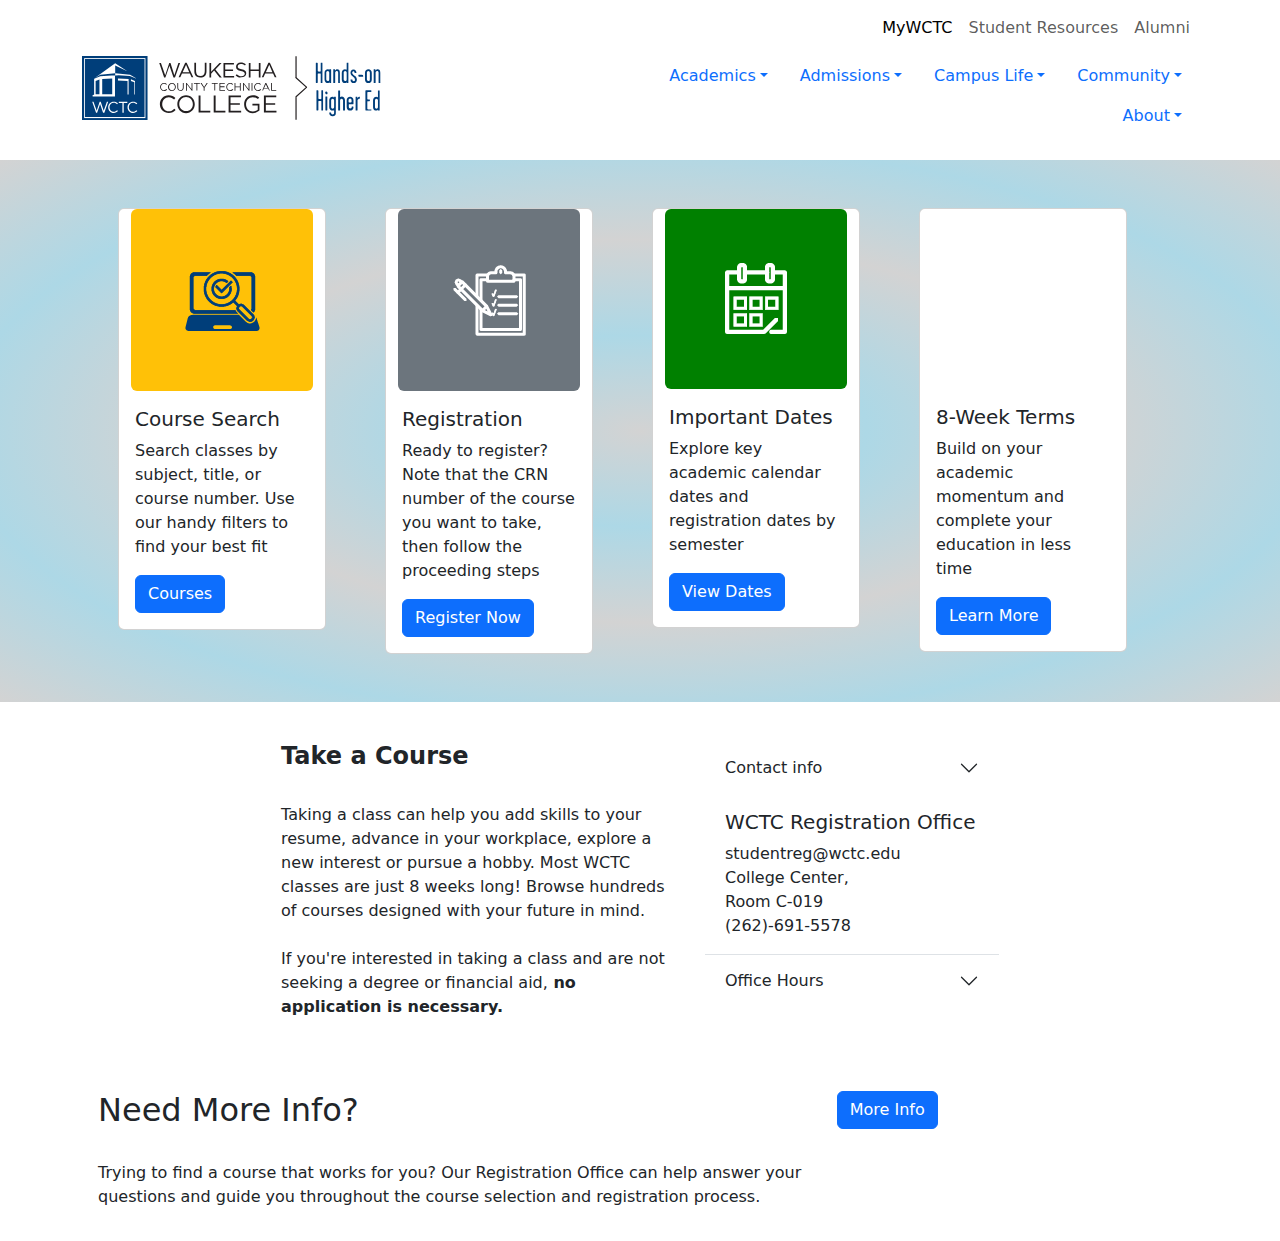
<file: index.html>
<!DOCTYPE html>
<html lang="en">
<head>
    <meta charset="UTF-8">
    <meta name="viewport" content="width=device-width, initial-scale=1">
    <title>New Landing Page</title>
    <Link href="css/bootstrap.css" rel="stylesheet">
    <link href="https://cdn.jsdelivr.net/npm/bootstrap@5.3.2/dist/css/bootstrap.min.css" rel="stylesheet" integrity="sha384-T3c6CoIi6uLrA9TneNEoa7RxnatzjcDSCmG1MXxSR1GAsXEV/Dwwykc2MPK8M2HN" crossorigin="anonymous">
</head>
<body>

<!--navbar-->
<div class="margin-fluid">
    <div class="container-fluid bg-primary">
        <nav class="navbar navbar-header navbar-expand-md">
            <div class="container-md">
                <div class="collapse navbar-collapse justify-content-end" id="navbarSupportedContent" >
                    <ul class="navbar-nav mb-2 mb-md-0">
                        <li class="nav-item">
                            <a class="nav-link active" aria-current="page" href="naviPage.html">MyWCTC</a>
                        </li>
                        <li class="nav-item">
                            <a class="nav-link" href="naviPage.html">Student Resources</a>
                        </li>
                        <li class="nav-item">
                            <a class="nav-link" href="naviPage.html">Alumni</a>
                        </li>
                    </ul>
                </div>
            </div>
        </nav>
    </div>
        <div class="container-sm ">
        <div class="row ">
            <div class="col">
                <ul class="nav justify-content-start align-middle">
                    <li class="nav-item">
                        <a class="navbar-brand" aria-current="page" href="naviPage.html">
                            <img src="assets/waukesha_logo.svg" alt="Bootstrap" width="300">
                        </a>
                    </li>
                </ul>
            </div>
            <div class="col">
                <ul class="nav justify-content-end">
                    <li class="nav-item dropdown">
                        <a class="nav-link dropdown-toggle" href="naviPage.html" role="button" data-bs-toggle="dropdown" aria-expanded="false">Academics</a>
                        <ul class="dropdown-menu">
                            <li><a class="dropdown-item" href="naviPage.html">Academic Programs</a></li>
                            <li><a class="dropdown-item" href="naviPage.html">Academic Calendar</a></li>
                            <li><a class="dropdown-item" href="naviPage.html">Courses, Training & Continuing Education</a></li>
                            <li><a class="dropdown-item" href="naviPage.html">Graduation</a></li>
                            <li><a class="dropdown-item" href="naviPage.html">Request a WCTC Transcript</a></li>
                        </ul>
                    </li>
                    <li class="nav-item dropdown">
                        <a class="nav-link dropdown-toggle" href="naviPage.html" role="button" data-bs-toggle="dropdown" aria-expanded="false">Admissions</a>
                        <ul class="dropdown-menu">
                            <li><a class="dropdown-item" href="naviPage.html">Apply to WCTC</a></li>
                            <li><a class="dropdown-item" href="naviPage.html">Visit WCTC</a></li>
                            <li><a class="dropdown-item" href="naviPage.html">Register for Courses</a></li>
                            <li><a class="dropdown-item" href="naviPage.html">Tuition & Aid</a></li>
                            <li><a class="dropdown-item" href="naviPage.html">Earning Credit for Prior Learning</a></li>
                            <li><a class="dropdown-item" href="naviPage.html">New Student Orientation</a></li>
                        </ul>
                    </li>
                    <li class="nav-item dropdown">
                        <a class="nav-link dropdown-toggle" href="naviPage.html" role="button" data-bs-toggle="dropdown" aria-expanded="false">Campus Life</a>
                        <ul class="dropdown-menu">
                            <li><a class="dropdown-item" href="naviPage.html">Events Calendar</a></li>
                            <li><a class="dropdown-item" href="naviPage.html">Bookstore</a></li>
                            <li><a class="dropdown-item" href="naviPage.html">Library</a></li>
                            <li><a class="dropdown-item" href="naviPage.html">Career Connections</a></li>
                            <li><a class="dropdown-item" href="naviPage.html">Dining</a></li>
                            <li><a class="dropdown-item" href="naviPage.html">Wellness & Support</a></li>
                            <li><a class="dropdown-item" href="naviPage.html">College Safety and Security</a></li>
                            <li><a class="dropdown-item" href="naviPage.html">Activities & Organizations</a></li>
                        </ul>
                    </li>
                    <li class="nav-item dropdown">
                        <a class="nav-link dropdown-toggle" href="naviPage.html" role="button" data-bs-toggle="dropdown" aria-expanded="false">Community</a>
                        <ul class="dropdown-menu">
                            <li><a class="dropdown-item" href="naviPage.html">Courses, Training & Continuing Education</a></li>
                            <li><a class="dropdown-item" href="naviPage.html">Business Resources</a></li>
                            <li><a class="dropdown-item" href="naviPage.html">Student-Provided Services</a></li>
                            <li><a class="dropdown-item" href="naviPage.html">Facility Rentals</a></li>
                            <li><a class="dropdown-item" href="naviPage.html">Child Development Center</a></li>
                            <li><a class="dropdown-item" href="naviPage.html">U.S. Citizenship</a></li>
                            <li><a class="dropdown-item" href="naviPage.html">English as a Second  Language</a></li>
                            <li><a class="dropdown-item" href="naviPage.html">Summer Camps</a></li>
                        </ul>
                    </li>
                    <li class="nav-item dropdown">
                        <a class="nav-link dropdown-toggle" href="naviPage.html" role="button" data-bs-toggle="dropdown" aria-expanded="false">About</a>
                        <ul class="dropdown-menu">
                            <li><a class="dropdown-item" href="naviPage.html">Leadership</a></li>
                            <li><a class="dropdown-item" href="naviPage.html">WCTC Foundation</a></li>
                            <li><a class="dropdown-item" href="naviPage.html">Accreditation</a></li>
                            <li><a class="dropdown-item" href="naviPage.html">Critical Life Skills</a></li>
                            <li><a class="dropdown-item" href="naviPage.html">Institutional Effectiveness</a></li>
                            <li><a class="dropdown-item" href="naviPage.html">Campus & Academic Policies</a></li>
                            <li><a class="dropdown-item" href="naviPage.html">Publications</a></li>
                            <li><a class="dropdown-item" href="naviPage.html">Forms</a></li>
                        </ul>
                    </li>
                </ul>
            </div>
        </div>
    </div>




</div>
<br>
<!--cards-->
<div class="margin-fluid" style="background-image: radial-gradient(lightgrey, lightblue, lightgrey, lightblue, lightgrey)">
    <div class="container-md p-5">
        <div class="row">
            <!--Course Search-->
            <div class="col">
                <div class="card" style="width: 13rem;">
                    <div class="container-sm">
                        <img src="assets/computer-search-bl.png" class="card-img-top object-fit-scale rounded bg-warning" alt="Bootstrap">
                    </div>
                    <div class="card-body">
                        <h5 class="card-title">Course Search</h5>
                        <p class="card-text">Search classes by subject, title, or course number. Use our handy filters to find your best fit</p>
                        <a href="naviPage.html" class="btn btn-primary">Courses</a>
                    </div>
                </div>
            </div>

            <!--Registration Steps-->
            <div class="col">
                <div class="card" style="width: 13rem;">
                    <div class="container-sm">
                        <img src="assets/check-list-w.png" class="card-img-top object-fit-scale rounded bg-secondary" alt="Bootstrap">
                    </div>
                    <div class="card-body">
                        <h5 class="card-title">Registration</h5>
                        <p class="card-text">Ready to register? Note that the CRN number of the course you want to take, then follow the proceeding steps</p>
                        <a href="naviPage.html" class="btn btn-primary">Register Now</a>
                    </div>
                </div>
            </div>

            <!--Important Dates-->
            <div class="col">
                <div class="card" style="width: 13rem;">
                    <div class="container-sm">
                        <img src="assets/calendar-w.png" class="card-img-top object-fit-scale rounded " alt="Bootstrap" style="background-color: green;">
                    </div>
                    <div class="card-body">
                        <h5 class="card-title">Important Dates</h5>
                        <p class="card-text">Explore key academic calendar dates and registration dates by semester</p>
                        <a href="naviPage.html" class="btn btn-primary">View Dates</a>
                    </div>
                </div>
            </div>

            <!--8-Week Terms-->
            <div class="col">
                <div class="card" style="width: 13rem;">
                    <div class="container-sm">
                        <img src="assets/calendar-w.png" class="card-img-top object-fit-scale rounded bg-primary" alt="Bootstrap">
                    </div>
                    <div class="card-body">
                        <h5 class="card-title">8-Week Terms</h5>
                        <p class="card-text">Build on your academic momentum and complete your education in less time</p>
                        <a href="naviPage.html" class="btn btn-primary">Learn More</a>
                    </div>
                </div>
            </div>
        </div>
    </div>

</div>
<br>
<!--Accordion-->
<div class="row justify-content-center p-3">
    <div class="col-4">
        <h4><b>Take a Course</b></h4>
        <p>
            <br>Taking a class can help you add skills to your resume, advance in your workplace,
            explore a new interest or pursue a hobby. Most WCTC classes are just 8 weeks long! Browse hundreds of
            courses designed with your future in mind.
            <br><br>If you're interested in taking a
            class and are not seeking a degree or financial aid,<b> no application is necessary.</b>
        </p>
    </div>

    <div class="col-3">
        <div class="accordion accordion-flush" id="accordionFlush">
            <div class="accordion-item">
                <h2 class="accordion-header">
                    <button class="accordion-button collapsed" type="button" data-bs-toggle="collapse" data-bs-target="#flush-collapseOne" aria-expanded="false" aria-controls="flush collapseOne">
                        Contact info
                    </button>
                </h2>
                <div id="flush-collapseOne" class="accordion-collapse collapse show" data-bs-parent="#accordionFlush">
                    <div class="accordion-body">
                        <h5>WCTC Registration Office</h5>
                        <div class="row">
                            <div class="col">
                                studentreg@wctc.edu
                            </div>
                            <div class="col">
                                College Center, <br>Room C-019
                            </div>
                        </div>

                        <div class="row">
                            <div class="col">
                                (262)-691-5578
                            </div>
                        </div>
                    </div>
                </div>
            </div>

            <div class="accordion-item">
                <h2 class="accordion-header">
                    <button class="accordion-button collapsed" type="button" data-bs-toggle="collapse" data-bs-target="#flush-collapseTwo" aria-expanded="false" aria-controls="flush collapseTwo">
                        Office Hours
                    </button>
                </h2>
                <div id="flush-collapseTwo" class="accordion-collapse collapse" data-bs-parent="#accordionFlush">
                    <div class="accordion-body">
                        <h5>Office Hours</h5>
                        <div class="row">
                            <div class="col">
                                <p class="text-primary">Monday - Thursday </p>9 a.m. - 4:30 p.m.
                            </div>
                            <div class="col">
                                <p class="text-primary">Friday </p>8 a.m. - 4 p.m.
                            </div>
                        </div>
                    </div>
                </div>
            </div>
        </div>
    </div>
</div>
<br>

<!--more info-->
<div class="container-md ">
    <div class="row justify-content-center p-3">
        <div class="col">
            <h2>Need More Info?</h2><br>
            <p>Trying to find a course that works for you? Our Registration Office can help answer your questions and guide
                you throughout the course selection and registration process.</p>
        </div>

        <div class="col-4 justify-content-center">
            <!--modal button-->
            <button type="button" class="btn btn-primary" data-bs-toggle="modal" data-bs-target="#infoModal">
                More Info
            </button>
            <!--modal-->
            <div class="modal fade" id="infoModal" tabindex="-1" aria-labelledby="infoModalLabel" aria-hidden="true">
                <div class="modal-dialog">
                    <div class="modal-content">
                        <div class="modal-header">
                            <h1 class="modal-title fs-5" id="infoModalLabel">Additional Info</h1>
                            <button type="button" class="btn-close" data-bs-dismiss="modal" aria-label="Close"></button>
                        </div>
                        <div class="modal-body">
                            Please email us at studentreg@wctc.edu with your full name, preferred phone number and your question
                        </div>
                        <div class="modal-footer">
                            <button type="button" class="btn btn-primary" data-bs-dismiss="modal">Close</button>
                        </div>
                    </div>
                </div>
            </div>
        </div>
    </div>

</div>




<!--
layout using container, rows, columns ✅

Components: 6/6 ✅
1. buttons
2. nav bar
3. dropdowns
4. cards
5. accordion
6. modal

Use Bootstrap utility classes ✅
Use existing content ✅
-->






<script src="https://cdn.jsdelivr.net/npm/bootstrap@5.3.2/dist/js/bootstrap.bundle.min.js" integrity="sha384-C6RzsynM9kWDrMNeT87bh95OGNyZPhcTNXj1NW7RuBCsyN/o0jlpcV8Qyq46cDfL" crossorigin="anonymous"></script>
</body>
</html>
</file>
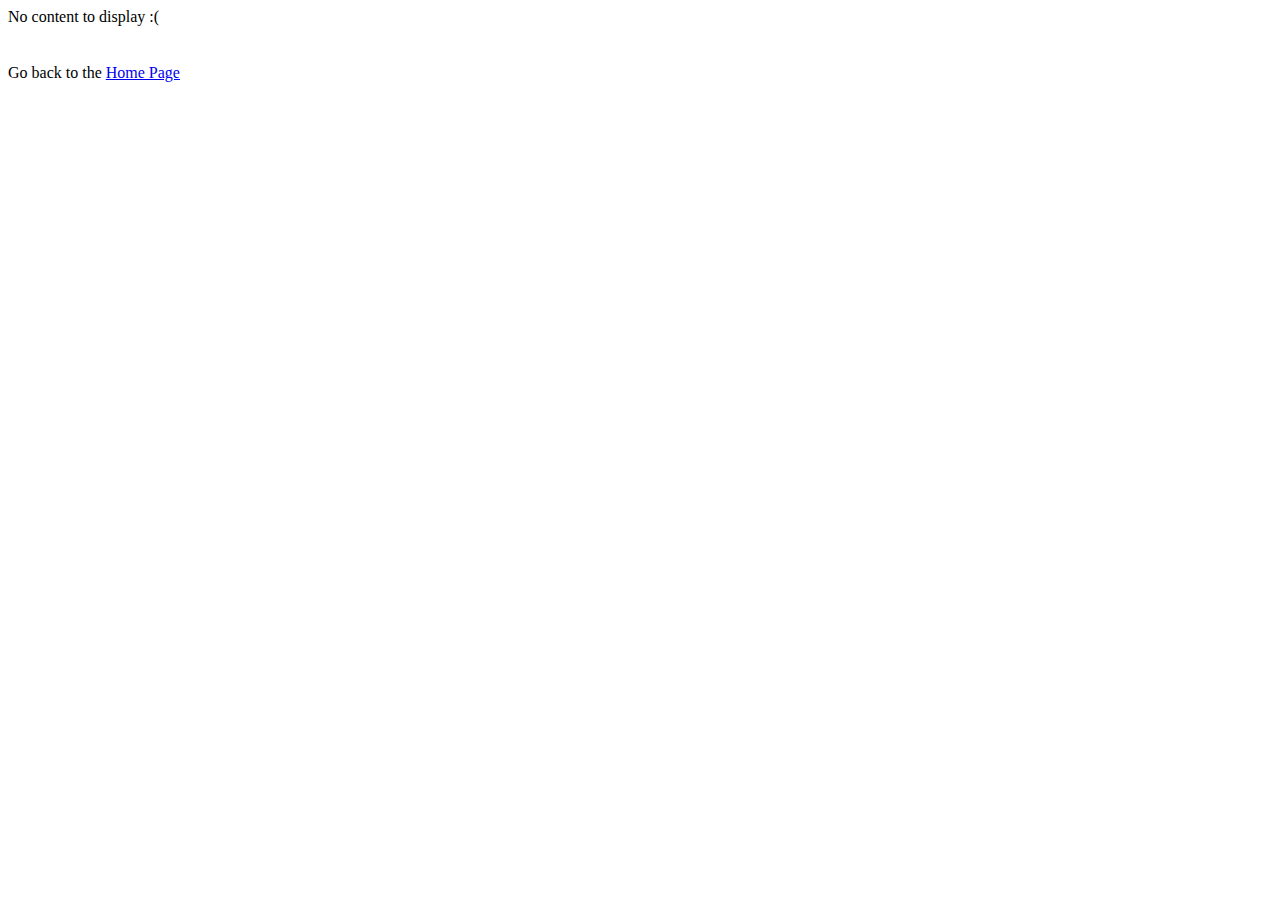
<file: naviPage.html>
<!DOCTYPE html>
<html lang="en">
<head>
    <meta charset="UTF-8">
    <title>No Content :(</title>
</head>
<body>

No content to display :(

<hr style="height: 20px; visibility: hidden;">


Go back to the
<a class="btn btn-link" href="index.html" role="button">Home Page</a>


</body>
</html>
</file>
